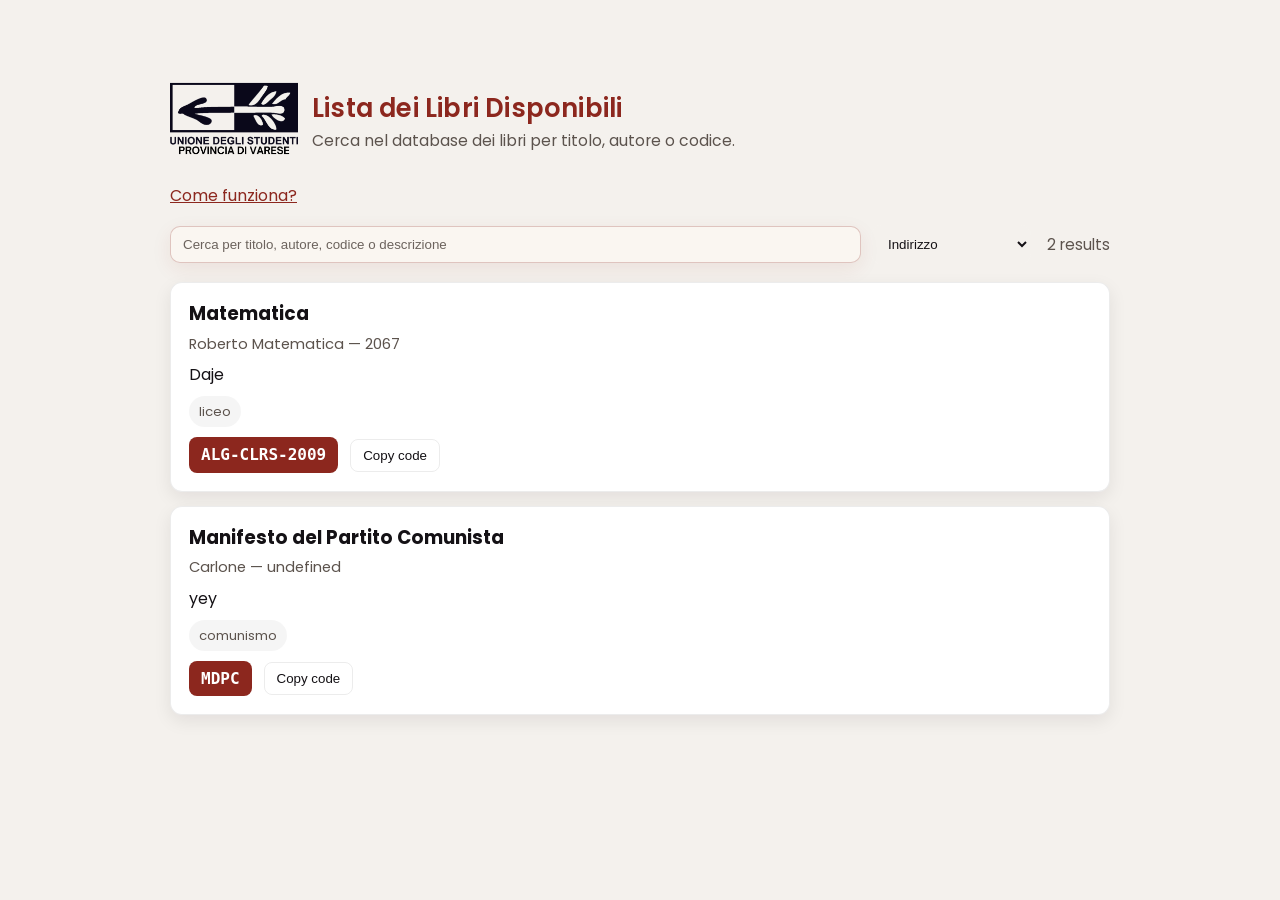
<file: index.html>
<!doctype html>
<html lang="it">
	<head>
		<meta charset="utf-8" />
		<meta name="viewport" content="width=device-width,initial-scale=1" />
		<title>Libri UDS — Ricerca Libri</title>
		<link rel="preconnect" href="https://fonts.googleapis.com">
		<link rel="preconnect" href="https://fonts.gstatic.com" crossorigin>
		<link href="https://fonts.googleapis.com/css2?family=Poppins:wght@400;500;600;700&display=swap" rel="stylesheet">
		<link rel="stylesheet" href="theme.css" />
	</head>
	<body>
		<main class="container">
			<header>
			<div class="page-title">
				<img src="logo.png" alt="Logo UDS" class="logo" />
				<div>
					<h1>Lista dei Libri Disponibili</h1>
					<p class="lead">Cerca nel database dei libri per titolo, autore o codice.</p>
				</div>
			</div>
			</header>

            <a href="come-funziona.html">Come funziona?</a>

			<section class="controls">
				<input id="q" type="search" placeholder="Cerca per titolo, autore, codice o descrizione" autofocus />
				<select id="tag-filter">
					<option value="">Indirizzo</option>
				</select>
				<div id="count" class="count"></div>
			</section>

			<section id="results" class="results">
				<!-- results go here -->
			</section>
		</main>

		<!--Finto dataset -->
		<script id="embedded-books" type="application/json">
		[
			{
				"id": 1,
				"title": "Error",
				"author": "Error",
				"year": "Error",
				"code": "Error",
				"tags": ["algorithms", "textbook", "computer-science"],
				"description": "Error"
			},
		]
		</script>

		<script src="scripts.js" defer></script>
	</body>
</html>
</file>
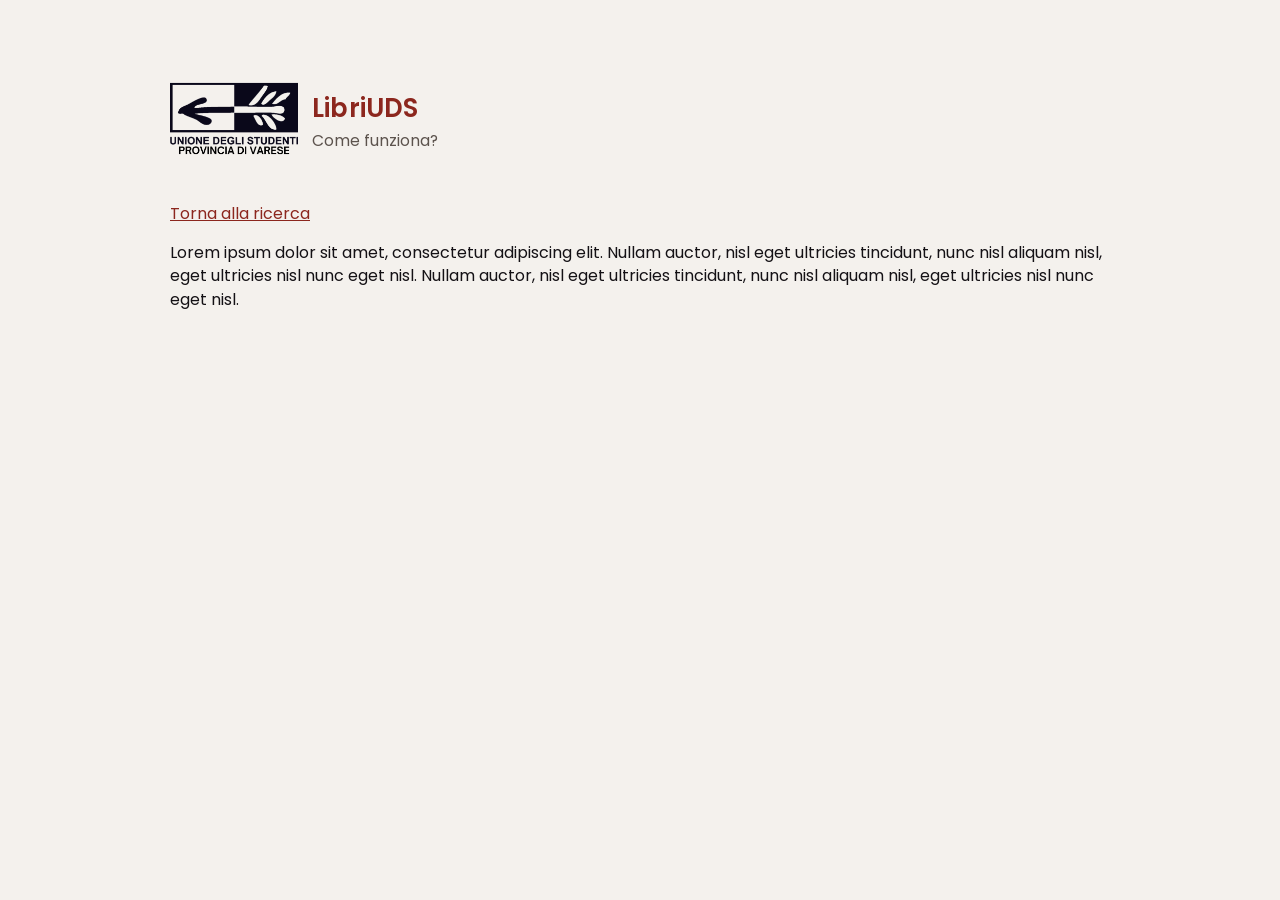
<file: come-funziona.html>
<!DOCTYPE html>
<html lang="it">
<head>
    <meta charset="UTF-8">
    <meta name="viewport" content="width=device-width, initial-scale=1.0">
    <title>Come Funziona</title>
	<link rel="preconnect" href="https://fonts.googleapis.com">
	<link rel="preconnect" href="https://fonts.gstatic.com" crossorigin>
	<link href="https://fonts.googleapis.com/css2?family=Poppins:wght@400;500;600;700&display=swap" rel="stylesheet">
    <link rel="stylesheet" href="theme.css" />
</head>
<body>
        <main class="container">
            <header>
                <div class="page-title">
                    <img src="logo.png" alt="Logo UDS" class="logo" />
                    <div>
                        <h1>LibriUDS</h1>
                        <p class="lead">Come funziona?</p>
                    </div>
                </div>
                <a href="index.html">Torna alla ricerca</a>
            </header>

    <p>Lorem ipsum dolor sit amet, consectetur adipiscing elit. Nullam auctor, nisl eget ultricies tincidunt, nunc nisl aliquam nisl, eget ultricies nisl nunc eget nisl. Nullam auctor, nisl eget ultricies tincidunt, nunc nisl aliquam nisl, eget ultricies nisl nunc eget nisl.</p>
        </main>
</body>
</html>
</file>
<file: theme.css>
:root{
  --bg:#f4f1ed; /* light background */
  --card:#ffffff; /* card surface */
  --text:#141115; /* primary text */
  --muted:#5c534d; /* secondary text */
  --accent:#8c271e; /* main requested accent */
  --accent-contrast:#ffffff; /* light text on accent */
  --glass:rgba(20, 17, 21, 0.04);
  --radius:12px; --pad:14px;
}

*{box-sizing:border-box}

/* Typography */
body{
  margin:0;
  background:var(--bg);
  color:var(--text);
  font-family: 'Poppins', "Segoe UI", Roboto, "Helvetica Neue", Arial, system-ui, -apple-system, sans-serif;
  -webkit-font-smoothing:antialiased;
  -moz-osx-font-smoothing:grayscale;
  line-height:1.45;
}

header{
  display:flex;
  flex-direction:column;
  gap:18px;
}

.page-title{
  display:flex;
  align-items:center;
  gap:14px;
}

.logo{
  width:128px;
  height:auto;
  border-radius:0;
  background:transparent;
  padding:0;
}

header h1{
  margin:.15rem 0;
  font-family: 'Poppins', "Segoe UI", Arial, sans-serif;
  font-weight:600;
  letter-spacing:0.2px;
  font-size:1.6rem;
  color:var(--accent);
}

/* Links */
a{color:var(--accent);text-decoration:underline}
a:hover{text-decoration:none}

.container{max-width:980px;margin:36px auto;padding:20px}
.lead{margin:0;color:var(--muted);font-size:0.98rem}

/* Controls */
.controls{display:flex;gap:10px;align-items:center;margin:18px 0}
.controls input[type=search], .controls select{
  padding:10px 12px;border-radius:10px;border:1px solid rgba(255,255,255,0.03);
  background:#faf6f1;color:var(--text);
  outline:none;transition:box-shadow .12s ease, border-color .12s ease, transform .06s ease;
}
.controls input::placeholder{color:var(--muted);opacity:.9}
.controls input[type=search]:focus, .controls select:focus{box-shadow:0 6px 20px rgba(140,39,30,0.08);border-color:rgba(140,39,30,0.24)}
.controls input[type=search]{flex:1}
.controls select{min-width:160px;background:rgba(255,255,255,0.02);color:var(--text)}
.count{color:var(--muted);font-size:.95rem;margin-left:6px}

.results{display:flex;flex-direction:column;gap:14px}

.card{background:var(--card);padding:18px;border-radius:var(--radius);box-shadow:0 6px 18px rgba(20,17,21,0.08);border:1px solid rgba(20,17,21,0.08)}
.card h2{margin:0 0 6px 0;font-size:1.15rem}
.meta{color:var(--muted);font-size:.92rem;margin-bottom:8px}
.desc{margin:0 0 10px 0;color:var(--text)}

.tags{display:flex;gap:8px;flex-wrap:wrap;margin-bottom:10px}
.tag{background:rgba(20,17,21,0.04);padding:6px 10px;border-radius:999px;font-size:.82rem;color:var(--muted);transition:background .12s ease,color .12s ease,transform .06s ease}
.tag:hover{background:rgba(140,39,30,0.12);color:var(--accent-contrast);transform:translateY(-1px)}

.code-row{display:flex;gap:12px;align-items:center;margin-top:6px}
.code{background:var(--accent);color:var(--accent-contrast);padding:6px 12px;border-radius:8px;font-family:ui-monospace,SFMono-Regular,Menlo,Monaco,"Roboto Mono",monospace;font-weight:600}
.copy{padding:8px 12px;border-radius:8px;border:1px solid rgba(20,17,21,0.08);background:transparent;color:var(--text);cursor:pointer;transition:background .12s ease,transform .06s ease,box-shadow .12s ease}
.copy:hover{background:rgba(20,17,21,0.04);transform:translateY(-1px)}

.empty{color:var(--muted)}
.error{color:#ffb4b4}

/* focus-visible for keyboard users */
a:focus,button:focus,input:focus,select:focus{outline:none}
*:focus-visible{box-shadow:0 0 0 3px rgba(140,39,30,0.14);border-radius:8px}

@media (max-width:720px){.controls{flex-direction:column;align-items:stretch}.controls select{min-width:unset}}

.card.highlight{box-shadow:0 18px 40px rgba(140,39,30,0.12);border:1px solid rgba(140,39,30,0.28);transform:translateY(-2px)}

.muted{color:var(--muted)}
.accent{color:var(--accent)}
</file>
